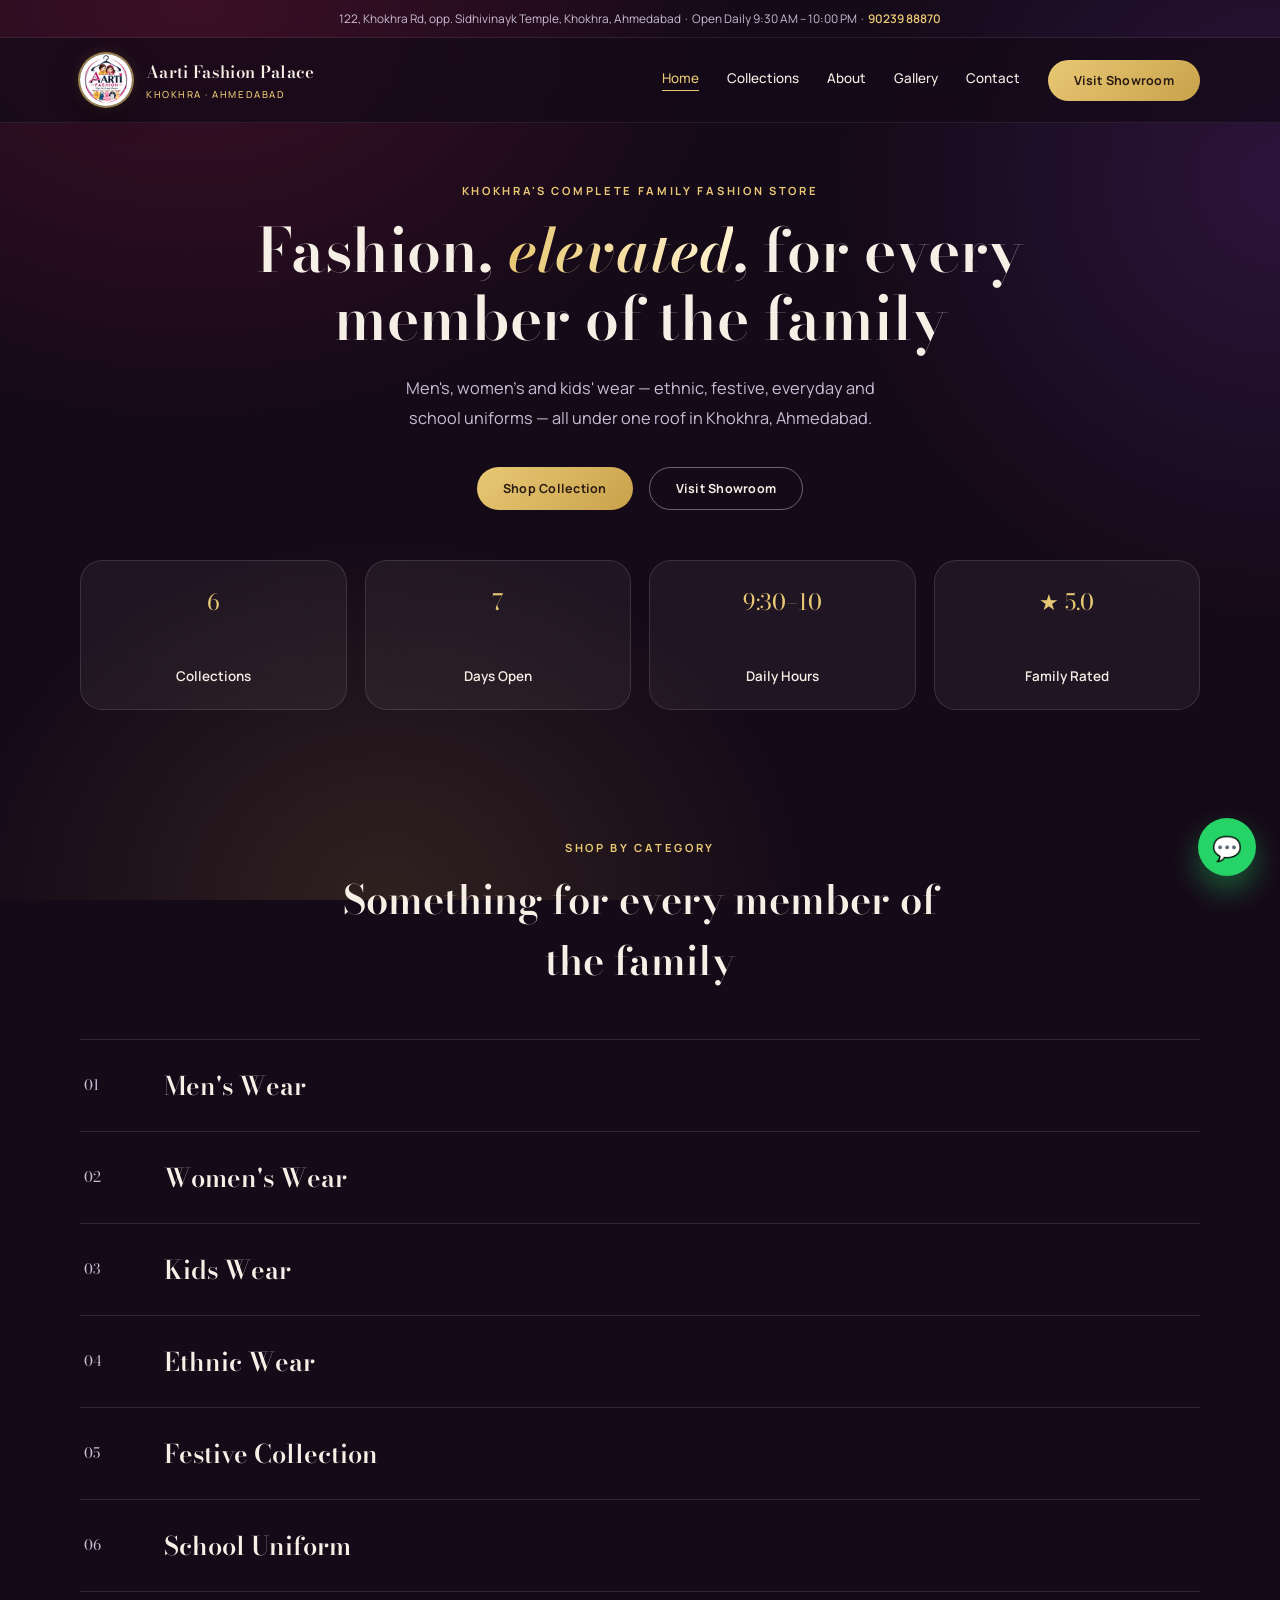
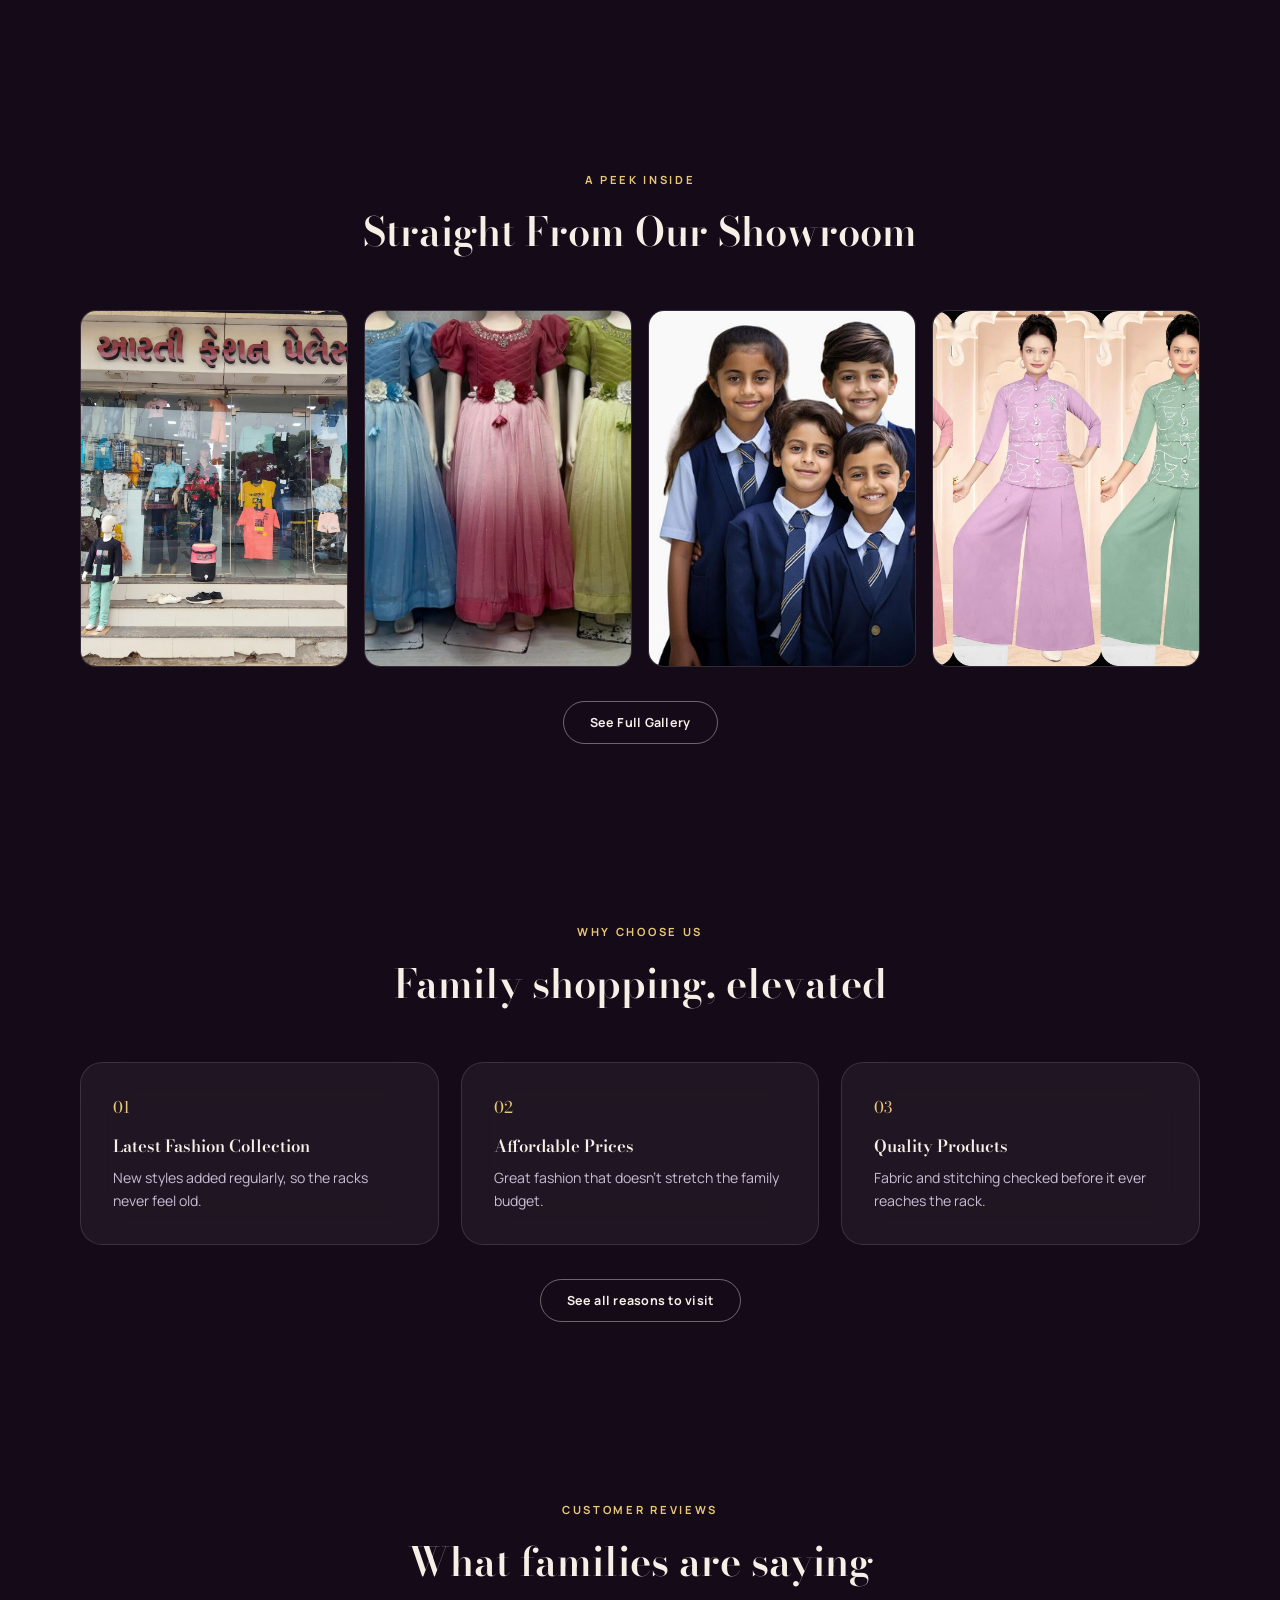
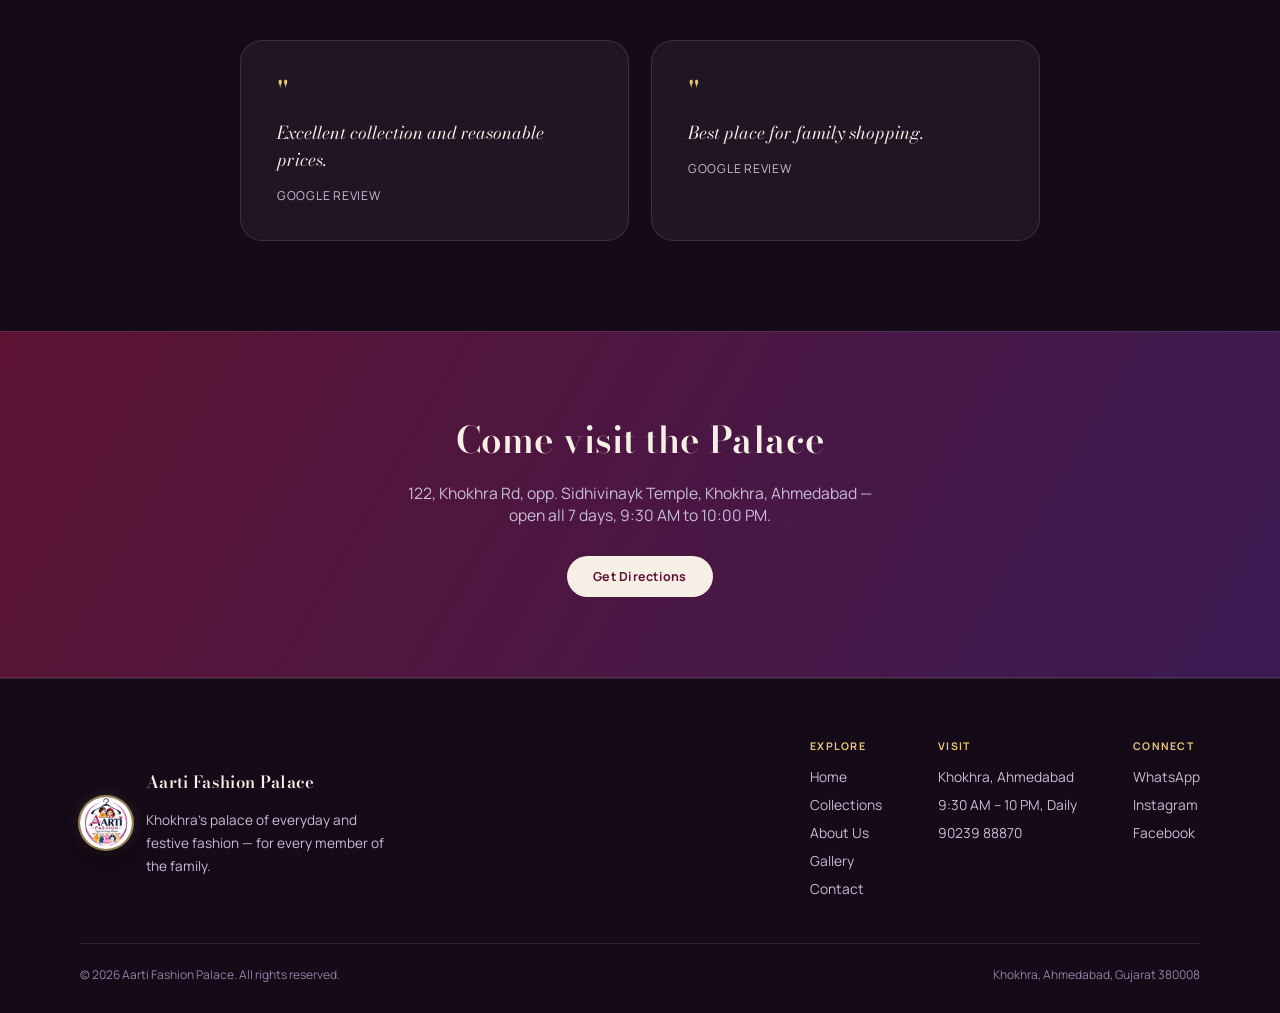
<file: index.html>
<!DOCTYPE html>
<html lang="en">
<head>
<meta charset="UTF-8">
<meta name="viewport" content="width=device-width, initial-scale=1.0">
<title>Aarti Fashion Palace | Khokhra, Ahmedabad</title>
<link rel="preconnect" href="https://fonts.googleapis.com">
<link href="https://fonts.googleapis.com/css2?family=Bodoni+Moda:ital,wght@0,500;0,600;0,700;1,500&family=Manrope:wght@400;500;600;700;800&display=swap" rel="stylesheet">
<link rel="stylesheet" href="styles.css">
</head>
<body>

  <div class="topbar">122, Khokhra Rd, opp. Sidhivinayk Temple, Khokhra, Ahmedabad &nbsp;·&nbsp; Open Daily 9:30 AM – 10:00 PM &nbsp;·&nbsp; <a href="tel:+919023988870">90239 88870</a></div>

  <header class="site">
    <nav class="wrap">
      <div class="brand">
        <div class="logo-badge badge-sm"><img src="[data-uri]" alt="Aarti Fashion Palace logo"></div>
        <div class="brand-name">Aarti Fashion Palace
          <small>Khokhra · Ahmedabad</small>
        </div>
      </div>
      <div class="nav-links" id="navLinks">
        <a href="index.html" class="active">Home</a>
        <a href="collections.html">Collections</a>
        <a href="about.html">About</a>
        <a href="gallery.html">Gallery</a>
        <a href="contact.html">Contact</a>
        <a href="contact.html" class="btn btn-gold">Visit Showroom</a>
      </div>
      <button class="menu-toggle" id="menuToggle" aria-label="Toggle menu"><span></span><span></span><span></span></button>
    </nav>
  </header>

  <section class="hero">
    <div class="wrap">
      <div class="eyebrow">Khokhra's Complete Family Fashion Store</div>
      <h1 style="margin-top:18px;">Fashion, <em>elevated</em>, for every member of the family</h1>
      <p class="lead">Men's, women's and kids' wear — ethnic, festive, everyday and school uniforms — all under one roof in Khokhra, Ahmedabad.</p>
      <div class="hero-ctas">
        <a href="collections.html" class="btn btn-gold">Shop Collection</a>
        <a href="https://maps.app.goo.gl/cMFWDRXC7QQVEE9E9" target="_blank" rel="noopener" class="btn btn-outline">Visit Showroom</a>
      </div>
      <div class="hero-cards reveal">
        <div class="hcard glass"><div class="n">6</div><div class="l">Collections</div></div>
        <div class="hcard glass"><div class="n">7</div><div class="l">Days Open</div></div>
        <div class="hcard glass"><div class="n">9:30–10</div><div class="l">Daily Hours</div></div>
        <div class="hcard glass"><div class="n">★ 5.0</div><div class="l">Family Rated</div></div>
      </div>
    </div>
  </section>

  <section class="categories" id="categories">
    <div class="wrap">
      <div class="section-head reveal">
        <div class="eyebrow">Shop By Category</div>
        <h2>Something for every member of the family</h2>
      </div>
      <div class="cat-list reveal">
        <a href="collections.html#mens" style="display:contents;">
          <div class="cat-row"><div class="cat-num">01</div><div class="cat-name"><h3>Men's Wear</h3></div><div class="cat-arrow">→</div></div>
        </a>
        <a href="collections.html#womens" style="display:contents;">
          <div class="cat-row"><div class="cat-num">02</div><div class="cat-name"><h3>Women's Wear</h3></div><div class="cat-arrow">→</div></div>
        </a>
        <a href="collections.html#kids" style="display:contents;">
          <div class="cat-row"><div class="cat-num">03</div><div class="cat-name"><h3>Kids Wear</h3></div><div class="cat-arrow">→</div></div>
        </a>
        <a href="collections.html#ethnic" style="display:contents;">
          <div class="cat-row"><div class="cat-num">04</div><div class="cat-name"><h3>Ethnic Wear</h3></div><div class="cat-arrow">→</div></div>
        </a>
        <a href="collections.html#festive" style="display:contents;">
          <div class="cat-row"><div class="cat-num">05</div><div class="cat-name"><h3>Festive Collection</h3></div><div class="cat-arrow">→</div></div>
        </a>
        <a href="collections.html#uniform" style="display:contents;">
          <div class="cat-row"><div class="cat-num">06</div><div class="cat-name"><h3>School Uniform</h3></div><div class="cat-arrow">→</div></div>
        </a>
      </div>
    </div>
  </section>

  <section>
    <div class="wrap">
      <div class="section-head reveal">
        <div class="eyebrow">A Peek Inside</div>
        <h2>Straight From Our Showroom</h2>
      </div>
      <div class="photo-grid reveal">
        <div class="photo-tile"><img src="images/gallery/33541.jpg" alt="Aarti Fashion Palace storefront"></div>
        <div class="photo-tile"><img src="images/festive/33469.jpg" alt="Festive collection"></div>
        <div class="photo-tile"><img src="images/school-uniform/33682.jpg" alt="School uniform"></div>
        <div class="photo-tile"><img src="images/ethnic/33656.jpg" alt="Ethnic wear"></div>
      </div>
      <div style="text-align:center; margin-top:34px;">
        <a href="gallery.html" class="btn btn-outline">See Full Gallery</a>
      </div>
    </div>
  </section>

  <section class="why" id="why">
    <div class="wrap">
      <div class="section-head reveal">
        <div class="eyebrow">Why Choose Us</div>
        <h2>Family shopping, elevated</h2>
      </div>
      <div class="why-grid">
        <div class="why-card glass reveal"><div class="num">01</div><h3>Latest Fashion Collection</h3><p>New styles added regularly, so the racks never feel old.</p></div>
        <div class="why-card glass reveal"><div class="num">02</div><h3>Affordable Prices</h3><p>Great fashion that doesn't stretch the family budget.</p></div>
        <div class="why-card glass reveal"><div class="num">03</div><h3>Quality Products</h3><p>Fabric and stitching checked before it ever reaches the rack.</p></div>
      </div>
      <div style="text-align:center; margin-top:34px;">
        <a href="about.html" class="btn btn-outline">See all reasons to visit</a>
      </div>
    </div>
  </section>

  <section class="reviews" id="reviews">
    <div class="wrap">
      <div class="section-head reveal">
        <div class="eyebrow">Customer Reviews</div>
        <h2>What families are saying</h2>
      </div>
      <div class="rev-grid reveal">
        <div class="rev-card glass"><div class="q">"</div><p>Excellent collection and reasonable prices.</p><div class="who">Google Review</div></div>
        <div class="rev-card glass"><div class="q">"</div><p>Best place for family shopping.</p><div class="who">Google Review</div></div>
      </div>
    </div>
  </section>

  <section class="cta-band">
    <div class="wrap">
      <h2>Come visit the Palace</h2>
      <p>122, Khokhra Rd, opp. Sidhivinayk Temple, Khokhra, Ahmedabad — open all 7 days, 9:30 AM to 10:00 PM.</p>
      <a href="https://maps.app.goo.gl/cMFWDRXC7QQVEE9E9" target="_blank" rel="noopener" class="btn btn-white">Get Directions</a>
    </div>
  </section>

  <footer>
    <div class="wrap">
      <div class="foot-top">
        <div class="foot-brand">
          <div class="logo-badge badge-sm"><img src="[data-uri]" alt="Aarti Fashion Palace logo"></div>
          <div>
            <div class="brand-name">Aarti Fashion Palace</div>
            <p>Khokhra's palace of everyday and festive fashion — for every member of the family.</p>
          </div>
        </div>
        <div class="foot-cols">
          <div class="foot-col">
            <div class="t">Explore</div>
            <a href="index.html">Home</a>
            <a href="collections.html">Collections</a>
            <a href="about.html">About Us</a>
            <a href="gallery.html">Gallery</a>
            <a href="contact.html">Contact</a>
          </div>
          <div class="foot-col">
            <div class="t">Visit</div>
            <p>Khokhra, Ahmedabad</p>
            <p>9:30 AM – 10 PM, Daily</p>
            <a href="tel:+919023988870">90239 88870</a>
          </div>
          <div class="foot-col">
            <div class="t">Connect</div>
            <a href="https://wa.me/919023988870" target="_blank" rel="noopener">WhatsApp</a>
            <a href="#">Instagram</a>
            <a href="#">Facebook</a>
          </div>
        </div>
      </div>
      <div class="foot-bottom">
        <span>© 2026 Aarti Fashion Palace. All rights reserved.</span>
        <span>Khokhra, Ahmedabad, Gujarat 380008</span>
      </div>
    </div>
  </footer>

  <a href="https://wa.me/919023988870?text=Hi%2C%20I%27d%20like%20to%20know%20more%20about%20your%20collection" target="_blank" rel="noopener" class="wa-float" aria-label="Chat on WhatsApp">💬</a>

  <script src="script.js"></script>
  <script src="cms-loader.js" defer></script>
</body>
</html>
</file>
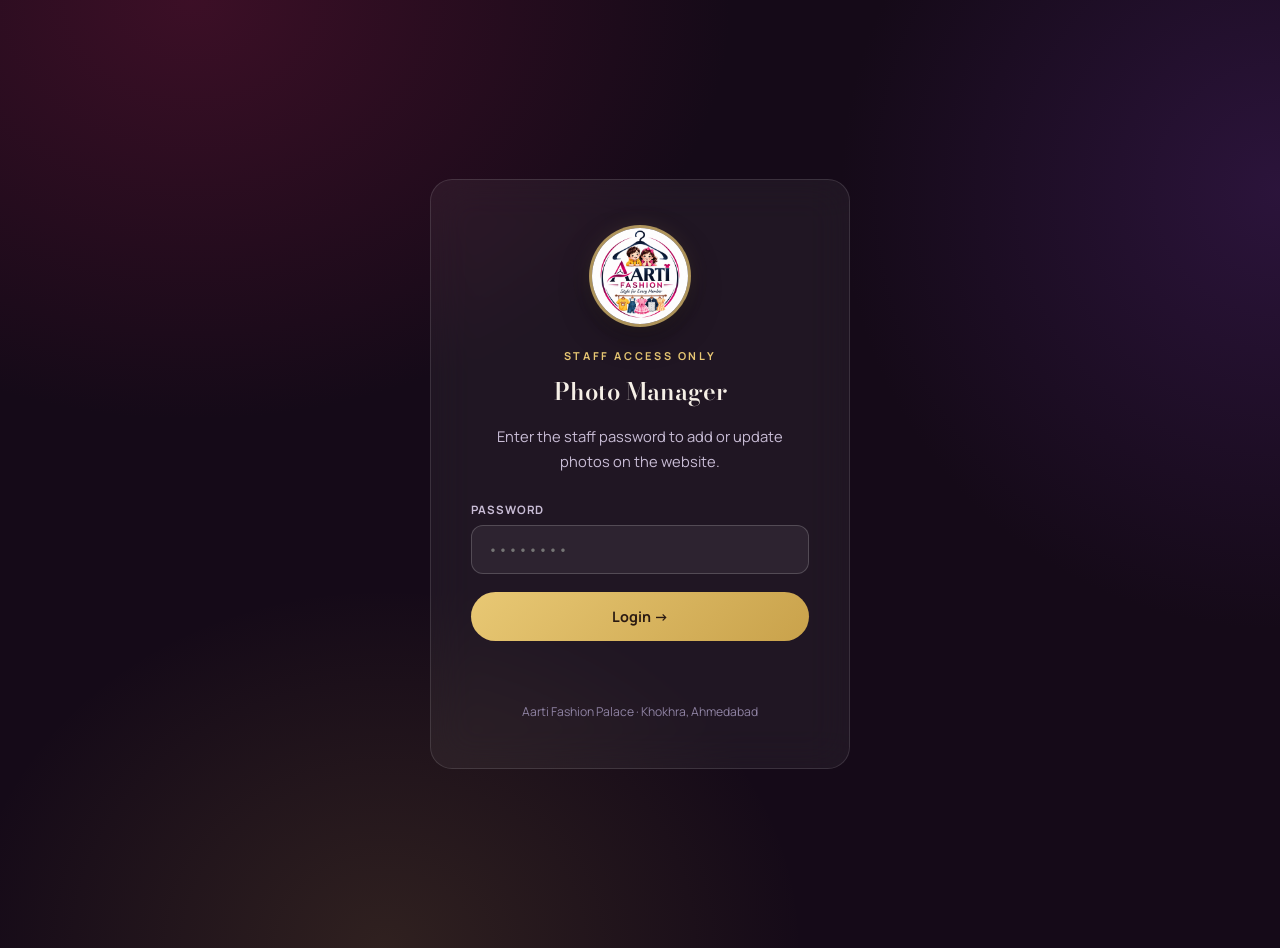
<file: admin/index.html>
<!DOCTYPE html>
<html lang="en">
<head>
  <meta charset="utf-8" />
  <meta name="viewport" content="width=device-width, initial-scale=1.0">
  <title>Staff Login | Aarti Fashion Palace</title>
  <link rel="preconnect" href="https://fonts.googleapis.com">
  <link href="https://fonts.googleapis.com/css2?family=Bodoni+Moda:ital,wght@0,500;0,600;0,700;1,500&family=Manrope:wght@400;500;600;700;800&display=swap" rel="stylesheet">
  <style>
    :root{
      --bg:#150a18; --wine:#5c1332; --plum:#3a1a52; --gold:#e8c874; --gold-dk:#c9a24b;
      --ivory:#f5efe6; --muted:#c9bdd6;
    }
    *{box-sizing:border-box; margin:0; padding:0;}
    html, body{ min-height:100%; }
    body{
      font-family:'Manrope', sans-serif;
      color:var(--ivory);
      background:
        radial-gradient(ellipse 900px 700px at 15% 0%, rgba(92,19,50,.55), transparent 60%),
        radial-gradient(ellipse 800px 800px at 100% 20%, rgba(58,26,82,.6), transparent 55%),
        radial-gradient(ellipse 700px 600px at 30% 100%, rgba(201,162,75,.15), transparent 60%),
        var(--bg);
      min-height:100vh;
      padding:24px;
    }
    h1,h2{ font-family:'Bodoni Moda',serif; font-weight:600; }
    .glass{ background:rgba(255,255,255,.05); backdrop-filter:blur(20px); -webkit-backdrop-filter:blur(20px); border:1px solid rgba(255,255,255,.12); border-radius:22px; }
    .eyebrow{ font-size:.68rem; letter-spacing:.24em; text-transform:uppercase; font-weight:700; color:var(--gold); }

    /* ---- login gate ---- */
    #gate{ min-height:100vh; display:flex; align-items:center; justify-content:center; }
    .card{ width:100%; max-width:420px; padding:48px 40px; text-align:center; }
    .logo-badge{ position:relative; width:96px; height:96px; margin:0 auto 24px; border-radius:50%; }
    .logo-badge::before{ content:""; position:absolute; inset:-10px; border-radius:50%; background:radial-gradient(circle, rgba(232,200,116,.4), transparent 70%); filter:blur(8px); }
    .logo-badge img{ position:relative; width:96px; height:96px; border-radius:50%; object-fit:cover; box-shadow:0 0 0 3px rgba(232,200,116,.7), 0 12px 32px rgba(0,0,0,.4); }
    .card h1{ font-size:1.5rem; margin:10px 0 14px; }
    .card p{ color:var(--muted); font-size:.92rem; line-height:1.7; margin-bottom:28px; }
    .field{ margin-bottom:18px; text-align:left; }
    .field label{ display:block; font-size:.72rem; font-weight:700; letter-spacing:.08em; text-transform:uppercase; color:var(--muted); margin-bottom:8px; }
    .field input{ width:100%; padding:13px 16px; border-radius:12px; border:1px solid rgba(255,255,255,.18); background:rgba(255,255,255,.06); color:var(--ivory); font-family:'Manrope',sans-serif; font-size:.95rem; outline:none; }
    .field input:focus{ border-color:var(--gold); }
    .btn{ display:inline-flex; align-items:center; justify-content:center; gap:8px; width:100%; padding:15px 28px; background:linear-gradient(135deg,var(--gold),var(--gold-dk)); color:#2a1a12; font-weight:700; font-size:.9rem; border:none; border-radius:999px; cursor:pointer; font-family:'Manrope',sans-serif; transition:transform .25s ease, box-shadow .25s ease; }
    .btn:hover{ transform:translateY(-2px); box-shadow:0 14px 28px rgba(232,200,116,.3); }
    .btn:disabled{ opacity:.6; cursor:not-allowed; transform:none; }
    .btn-outline{ background:transparent; border:1px solid rgba(255,255,255,.3); color:var(--ivory); }
    .msg{ margin-top:16px; font-size:.85rem; min-height:20px; }
    .msg.error{ color:#f28b82; }
    .msg.success{ color:#a8e6b0; }
    .foot-note{ margin-top:26px; font-size:.76rem; color:#8f83a3; }

    /* ---- dashboard ---- */
    #dash{ display:none; max-width:1000px; margin:0 auto; }
    .dash-header{ display:flex; align-items:center; justify-content:space-between; gap:20px; padding:22px 28px; margin-bottom:28px; flex-wrap:wrap; }
    .dash-header .brand{ display:flex; align-items:center; gap:14px; }
    .dash-header .brand img{ width:44px; height:44px; border-radius:50%; box-shadow:0 0 0 2px rgba(232,200,116,.6); }
    .dash-header h2{ font-size:1.1rem; }
    .btn-sm{ padding:10px 20px; font-size:.78rem; width:auto; }

    .tabs{ display:flex; gap:10px; flex-wrap:wrap; margin-bottom:28px; }
    .tab{ padding:10px 18px; border-radius:999px; font-size:.82rem; font-weight:600; cursor:pointer; border:1px solid rgba(255,255,255,.15); color:var(--muted); background:rgba(255,255,255,.03); transition:all .2s ease; }
    .tab.active{ background:linear-gradient(135deg,var(--gold),var(--gold-dk)); color:#2a1a12; border-color:transparent; }

    .panel{ padding:28px; margin-bottom:24px; }
    .panel h3{ font-family:'Manrope',sans-serif; font-weight:700; font-size:1rem; margin-bottom:18px; }
    .upload-row{ display:flex; gap:16px; flex-wrap:wrap; align-items:flex-end; }
    .upload-row .field{ margin-bottom:0; flex:1; min-width:200px; }
    .upload-row .btn{ width:auto; }

    .photo-grid{ display:grid; grid-template-columns:repeat(auto-fill, minmax(140px,1fr)); gap:16px; }
    .photo-tile{ position:relative; border-radius:14px; overflow:hidden; aspect-ratio:3/4; background:rgba(255,255,255,.04); border:1px solid rgba(255,255,255,.1); }
    .photo-tile img{ width:100%; height:100%; object-fit:cover; }
    .photo-tile .del-btn{ position:absolute; top:6px; right:6px; width:28px; height:28px; border-radius:50%; background:rgba(0,0,0,.55); color:#fff; border:none; cursor:pointer; font-size:.85rem; display:flex; align-items:center; justify-content:center; }
    .photo-tile .del-btn:hover{ background:#c0392b; }
    .empty-note{ color:var(--muted); font-size:.88rem; text-align:center; padding:20px; }
  </style>
</head>
<body>

  <!-- LOGIN GATE -->
  <div id="gate">
    <div class="card glass">
      <div class="logo-badge"><img src="/images/brand/logo.png" alt="Aarti Fashion Palace"></div>
      <div class="eyebrow">Staff Access Only</div>
      <h1>Photo Manager</h1>
      <p>Enter the staff password to add or update photos on the website.</p>
      <div class="field">
        <label for="pwInput">Password</label>
        <input type="password" id="pwInput" placeholder="••••••••" autocomplete="current-password">
      </div>
      <button class="btn" id="loginBtn">Login →</button>
      <div class="msg" id="loginMsg"></div>
      <div class="foot-note">Aarti Fashion Palace · Khokhra, Ahmedabad</div>
    </div>
  </div>

  <!-- DASHBOARD -->
  <div id="dash">
    <div class="dash-header glass">
      <div class="brand">
        <img src="/images/brand/logo.png" alt="Aarti Fashion Palace">
        <h2>Photo Manager</h2>
      </div>
      <button class="btn btn-outline btn-sm" id="logoutBtn">Log out</button>
    </div>

    <div class="tabs" id="tabs"></div>

    <div class="panel glass">
      <h3>Add a New Photo</h3>
      <div class="upload-row">
        <div class="field">
          <label>Choose Photo</label>
          <input type="file" id="fileInput" accept="image/*">
        </div>
        <div class="field">
          <label>Caption (optional)</label>
          <input type="text" id="captionInput" placeholder="e.g. Festive Frock">
        </div>
        <button class="btn" id="uploadBtn">Upload</button>
      </div>
      <div class="msg" id="uploadMsg"></div>
    </div>

    <div class="panel glass">
      <h3 id="galleryTitle">Current Photos</h3>
      <div class="photo-grid" id="photoGrid"></div>
    </div>
  </div>

  <script>
    const CATEGORIES = [
      { id: 'gallery', label: 'Store Gallery' },
      { id: 'school-uniform', label: 'School Uniform' },
      { id: 'festive', label: 'Festive' },
      { id: 'ethnic', label: 'Ethnic Wear' },
      { id: 'casual', label: 'Kids Wear' },
      { id: 'mens', label: "Men's Wear" },
      { id: 'womens', label: "Women's Wear" },
    ];

    // ⚠️ SET THIS to your real GitHub "username/repo-name" before going live
    const GITHUB_REPO = "NiravJoshi1112/Aarti-Fashion-Palace";

    let staffPassword = '';
    let activeCategory = CATEGORIES[0].id;

    const gate = document.getElementById('gate');
    const dash = document.getElementById('dash');
    const loginMsg = document.getElementById('loginMsg');
    const uploadMsg = document.getElementById('uploadMsg');
    const tabsEl = document.getElementById('tabs');
    const photoGrid = document.getElementById('photoGrid');
    const galleryTitle = document.getElementById('galleryTitle');

    // ---- Build category tabs ----
    CATEGORIES.forEach(cat => {
      const btn = document.createElement('button');
      btn.className = 'tab' + (cat.id === activeCategory ? ' active' : '');
      btn.textContent = cat.label;
      btn.dataset.cat = cat.id;
      btn.addEventListener('click', () => {
        activeCategory = cat.id;
        document.querySelectorAll('.tab').forEach(t => t.classList.remove('active'));
        btn.classList.add('active');
        loadPhotos();
      });
      tabsEl.appendChild(btn);
    });

    // ---- Login ----
    document.getElementById('loginBtn').addEventListener('click', () => {
      const val = document.getElementById('pwInput').value;
      if (!val) { loginMsg.textContent = 'Enter the password.'; loginMsg.className = 'msg error'; return; }
      staffPassword = val;
      gate.style.display = 'none';
      dash.style.display = 'block';
      loadPhotos();
    });
    document.getElementById('pwInput').addEventListener('keydown', e => {
      if (e.key === 'Enter') document.getElementById('loginBtn').click();
    });
    document.getElementById('logoutBtn').addEventListener('click', () => {
      staffPassword = '';
      dash.style.display = 'none';
      gate.style.display = 'flex';
      document.getElementById('pwInput').value = '';
    });

    // ---- Load & render current photos for active category ----
    async function loadPhotos() {
      const cat = CATEGORIES.find(c => c.id === activeCategory);
      galleryTitle.textContent = `Current Photos — ${cat.label}`;
      photoGrid.innerHTML = '<div class="empty-note">Loading…</div>';
      try {
        const res = await fetch(`https://raw.githubusercontent.com/${GITHUB_REPO}/main/content/${activeCategory}.json?t=${Date.now()}`);
        const data = await res.json();
        const photos = data.photos || [];
        if (photos.length === 0) {
          photoGrid.innerHTML = '<div class="empty-note">No photos yet in this category.</div>';
          return;
        }
        photoGrid.innerHTML = '';
        photos.forEach(p => {
          const tile = document.createElement('div');
          tile.className = 'photo-tile';
          tile.innerHTML = `<img src="${resolveImageUrl(p.image)}" alt="${p.caption || ''}"><button class="del-btn" title="Delete">✕</button>`;
          tile.querySelector('.del-btn').addEventListener('click', () => deletePhoto(p.image));
          photoGrid.appendChild(tile);
        });
      } catch (err) {
        photoGrid.innerHTML = '<div class="empty-note">Could not load photos. Check GITHUB_REPO is set correctly in admin/index.html.</div>';
      }
    }

    // ---- Upload ----
    document.getElementById('uploadBtn').addEventListener('click', async () => {
      const fileInput = document.getElementById('fileInput');
      const caption = document.getElementById('captionInput').value;
      const file = fileInput.files[0];
      if (!file) { showMsg(uploadMsg, 'Choose a photo first.', 'error'); return; }

      const btn = document.getElementById('uploadBtn');
      btn.disabled = true;
      showMsg(uploadMsg, 'Uploading…', '');

      try {
        const resizedBase64 = await resizeImage(file, 1400, 0.85);
        const res = await fetch('/.netlify/functions/upload-photo', {
          method: 'POST',
          headers: { 'Content-Type': 'application/json' },
          body: JSON.stringify({
            password: staffPassword,
            category: activeCategory,
            imageBase64: resizedBase64,
            caption,
          }),
        });
        const data = await res.json();
        if (!res.ok) throw new Error(data.error || 'Upload failed');
        showMsg(uploadMsg, 'Photo added! It will appear on the site within a minute.', 'success');
        fileInput.value = '';
        document.getElementById('captionInput').value = '';
        setTimeout(loadPhotos, 1500);
      } catch (err) {
        showMsg(uploadMsg, err.message === 'Incorrect password' ? 'Wrong password — please log out and try again.' : 'Something went wrong: ' + err.message, 'error');
      } finally {
        btn.disabled = false;
      }
    });

    // ---- Delete ----
    async function deletePhoto(imagePath) {
      if (!confirm('Remove this photo from the website?')) return;
      try {
        const res = await fetch('/.netlify/functions/delete-photo', {
          method: 'POST',
          headers: { 'Content-Type': 'application/json' },
          body: JSON.stringify({ password: staffPassword, category: activeCategory, imagePath }),
        });
        const data = await res.json();
        if (!res.ok) throw new Error(data.error || 'Delete failed');
        loadPhotos();
      } catch (err) {
        alert('Could not delete: ' + err.message);
      }
    }

    // ---- Helpers ----
    // Photos are served directly from GitHub (not Netlify) so they show up instantly
    // regardless of whether a Netlify deploy has run. Old entries stored a relative
    // path — this turns those into a full GitHub URL too, so every photo displays
    // the same way without needing to edit old data.
    function resolveImageUrl(path) {
      if (!path) return path;
      if (path.startsWith('http')) return path;
      const rel = path.startsWith('/') ? path.slice(1) : path;
      return `https://raw.githubusercontent.com/${GITHUB_REPO}/main/${rel}`;
    }

    function showMsg(el, text, cls) {
      el.textContent = text;
      el.className = 'msg' + (cls ? ' ' + cls : '');
    }

    function resizeImage(file, maxWidth, quality) {
      return new Promise((resolve, reject) => {
        const img = new Image();
        const reader = new FileReader();
        reader.onload = e => { img.src = e.target.result; };
        reader.onerror = reject;
        img.onload = () => {
          const scale = Math.min(1, maxWidth / img.width);
          const canvas = document.createElement('canvas');
          canvas.width = img.width * scale;
          canvas.height = img.height * scale;
          const ctx = canvas.getContext('2d');
          ctx.drawImage(img, 0, 0, canvas.width, canvas.height);
          resolve(canvas.toDataURL('image/jpeg', quality));
        };
        img.onerror = reject;
        reader.readAsDataURL(file);
      });
    }
  </script>
</body>
</html>
</file>
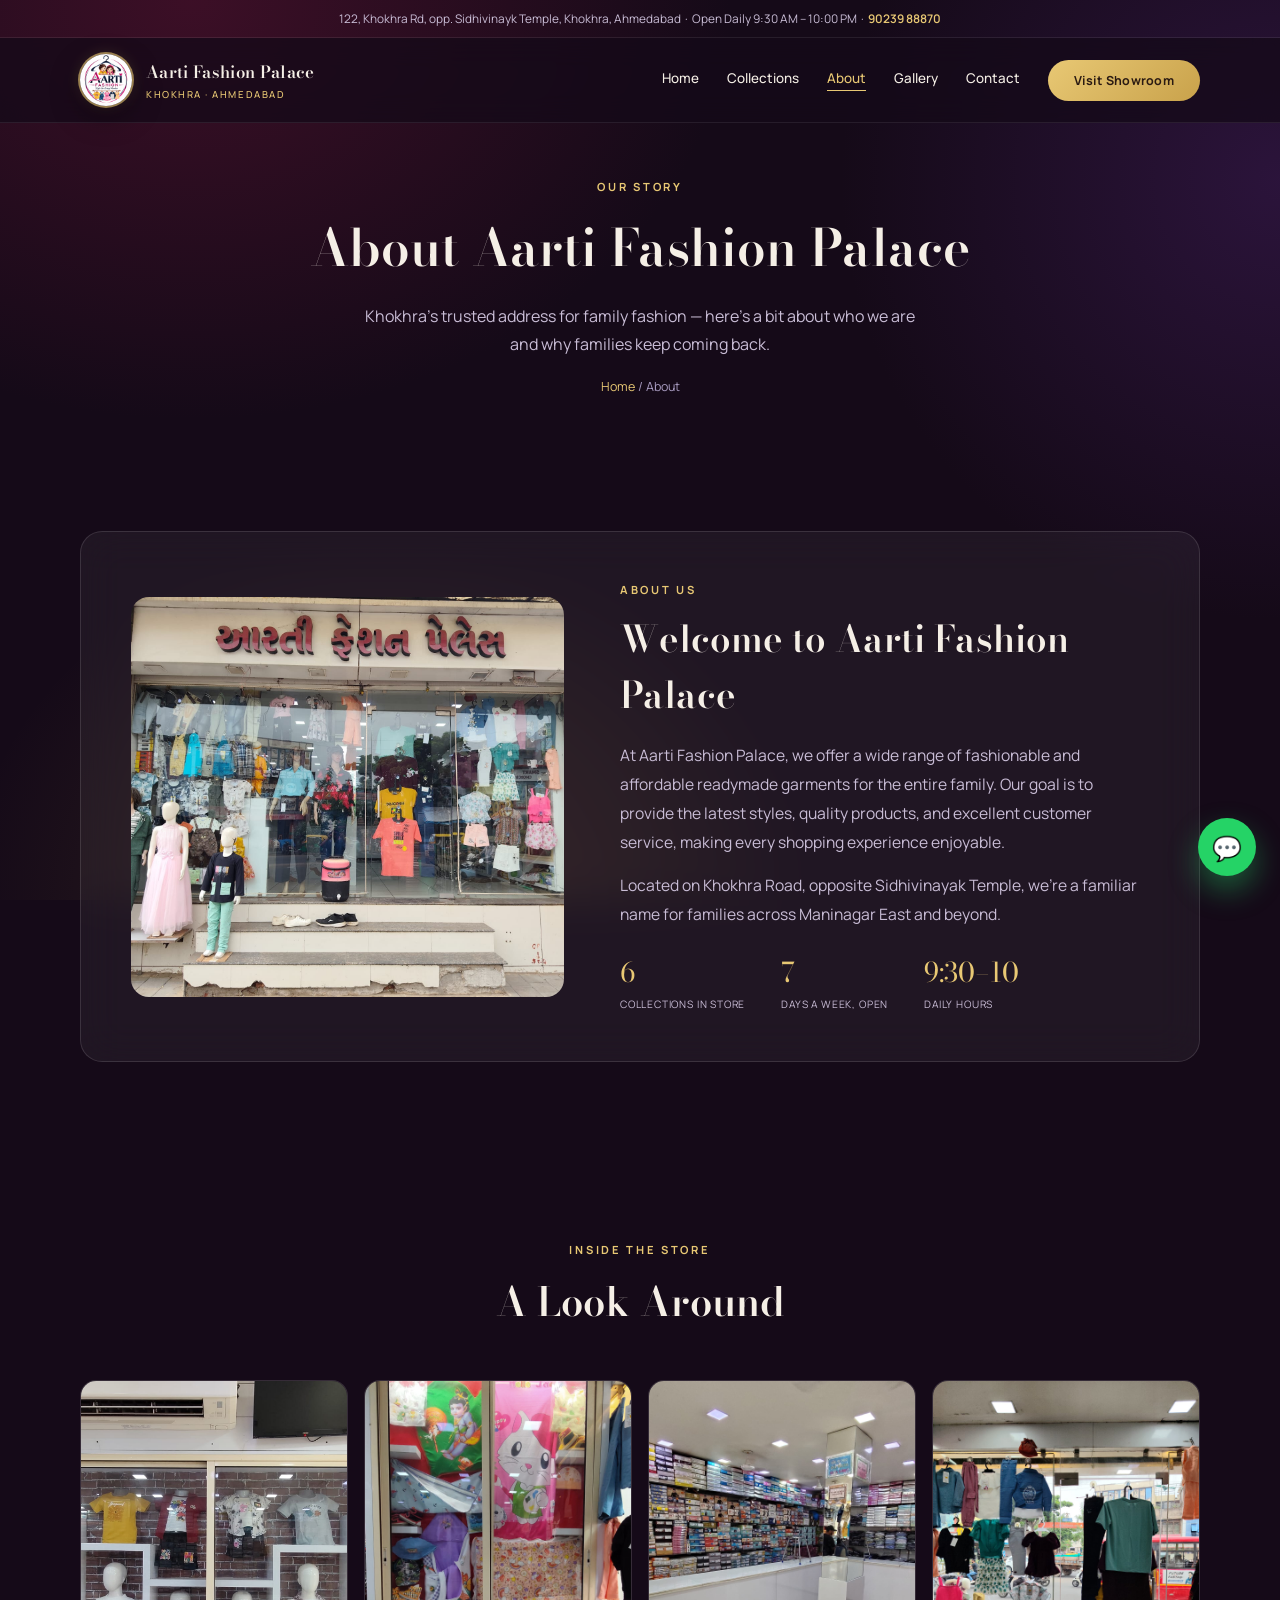
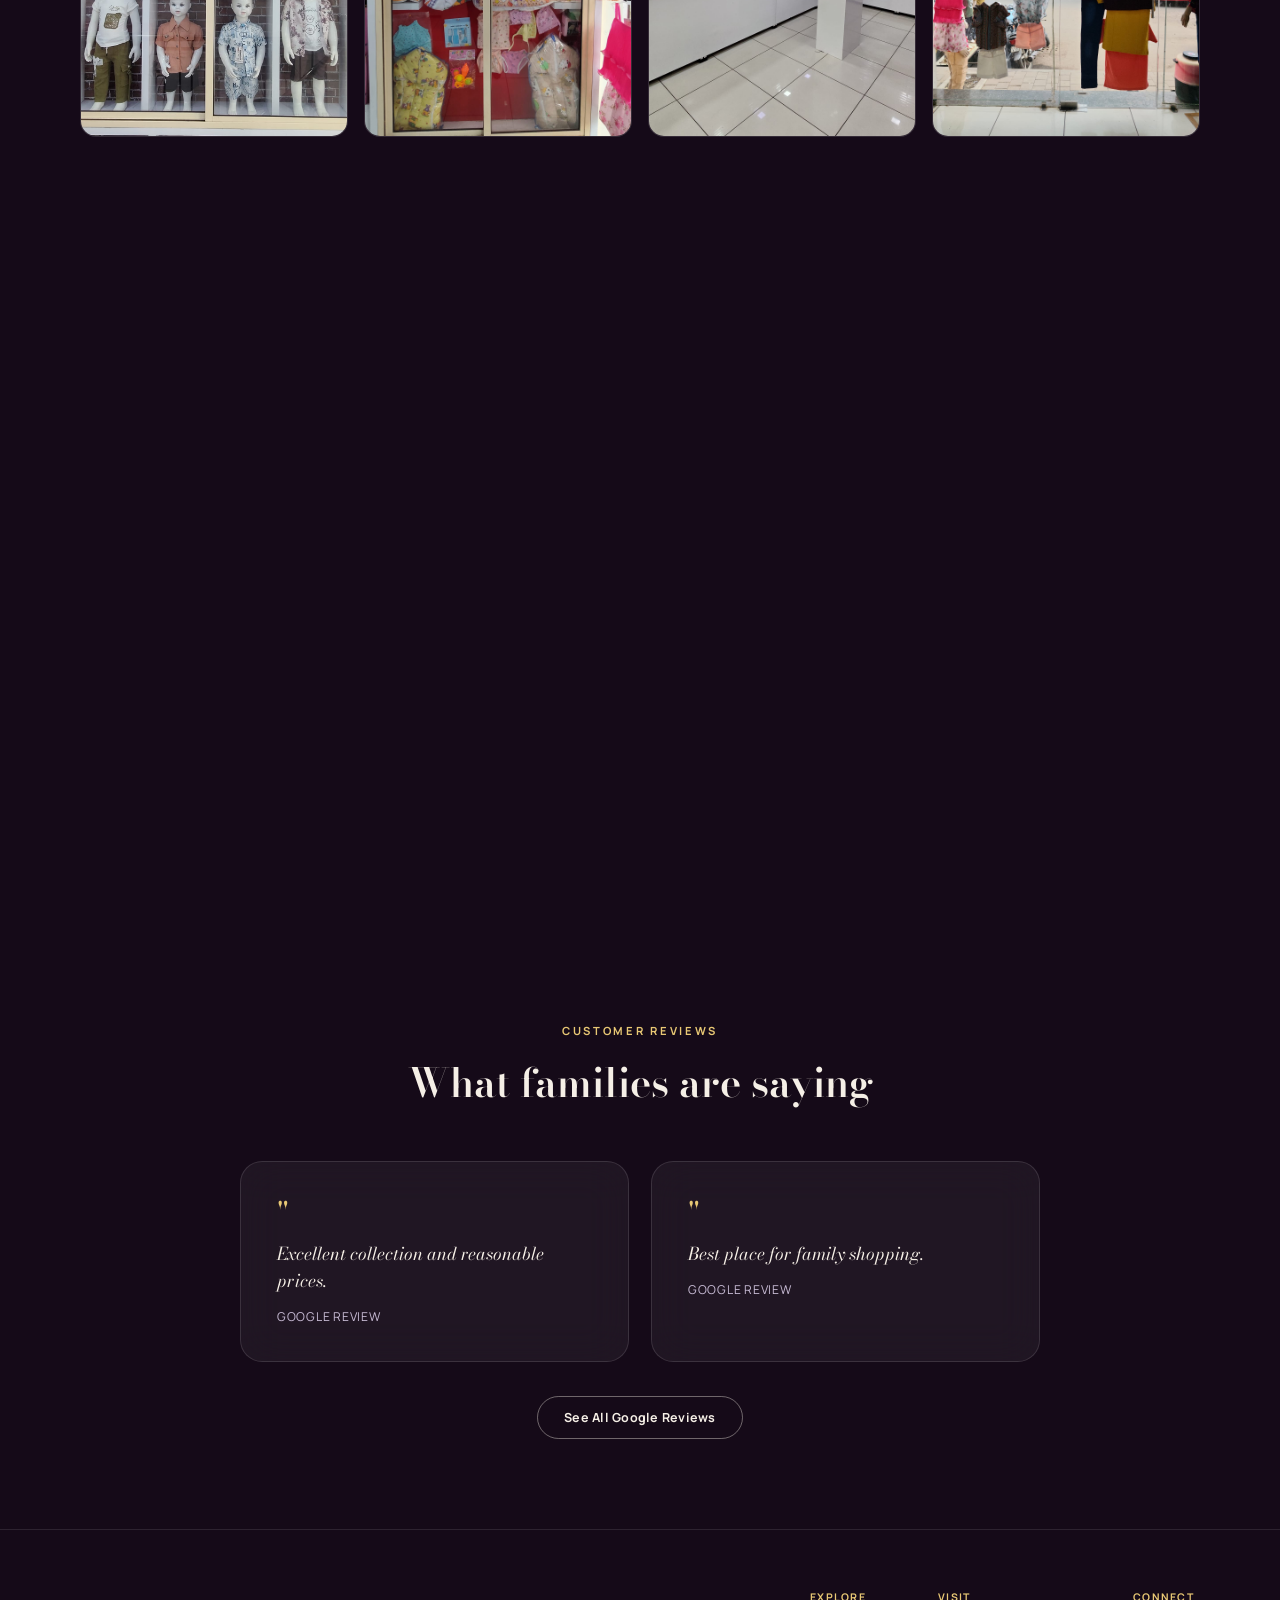
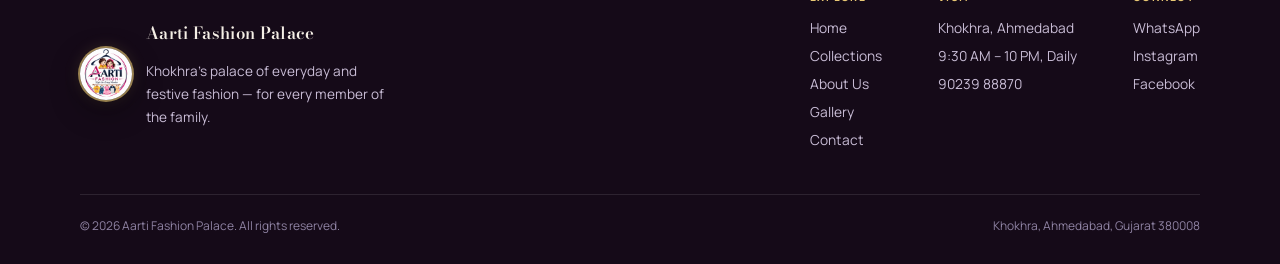
<file: about.html>
<!DOCTYPE html>
<html lang="en">
<head>
<meta charset="UTF-8">
<meta name="viewport" content="width=device-width, initial-scale=1.0">
<title>About Us | Aarti Fashion Palace</title>
<link rel="preconnect" href="https://fonts.googleapis.com">
<link href="https://fonts.googleapis.com/css2?family=Bodoni+Moda:ital,wght@0,500;0,600;0,700;1,500&family=Manrope:wght@400;500;600;700;800&display=swap" rel="stylesheet">
<link rel="stylesheet" href="styles.css">
</head>
<body>

  <div class="topbar">122, Khokhra Rd, opp. Sidhivinayk Temple, Khokhra, Ahmedabad &nbsp;·&nbsp; Open Daily 9:30 AM – 10:00 PM &nbsp;·&nbsp; <a href="tel:+919023988870">90239 88870</a></div>

  <header class="site">
    <nav class="wrap">
      <div class="brand">
        <div class="logo-badge badge-sm"><img src="[data-uri]" alt="Aarti Fashion Palace logo"></div>
        <div class="brand-name">Aarti Fashion Palace
          <small>Khokhra · Ahmedabad</small>
        </div>
      </div>
      <div class="nav-links" id="navLinks">
        <a href="index.html">Home</a>
        <a href="collections.html">Collections</a>
        <a href="about.html" class="active">About</a>
        <a href="gallery.html">Gallery</a>
        <a href="contact.html">Contact</a>
        <a href="contact.html" class="btn btn-gold">Visit Showroom</a>
      </div>
      <button class="menu-toggle" id="menuToggle" aria-label="Toggle menu"><span></span><span></span><span></span></button>
    </nav>
  </header>

  <section class="page-hero">
    <div class="wrap">
      <div class="eyebrow">Our Story</div>
      <h1>About Aarti Fashion Palace</h1>
      <p>Khokhra's trusted address for family fashion — here's a bit about who we are and why families keep coming back.</p>
      <div class="breadcrumb"><a href="index.html">Home</a> / About</div>
    </div>
  </section>

  <section class="about" id="about">
    <div class="wrap">
      <div class="about-wrap glass">
        <div class="about-panel reveal"><img src="images/gallery/33541.jpg" alt="Aarti Fashion Palace storefront"></div>
        <div class="reveal">
          <div class="eyebrow">About Us</div>
          <h2 style="margin-top:14px;">Welcome to Aarti Fashion Palace</h2>
          <p>At Aarti Fashion Palace, we offer a wide range of fashionable and affordable readymade garments for the entire family. Our goal is to provide the latest styles, quality products, and excellent customer service, making every shopping experience enjoyable.</p>
          <p>Located on Khokhra Road, opposite Sidhivinayak Temple, we're a familiar name for families across Maninagar East and beyond.</p>
          <div class="about-stats">
            <div><div class="n">6</div><div class="l">Collections In Store</div></div>
            <div><div class="n">7</div><div class="l">Days A Week, Open</div></div>
            <div><div class="n">9:30–10</div><div class="l">Daily Hours</div></div>
          </div>
        </div>
      </div>
    </div>
  </section>

  <section>
    <div class="wrap">
      <div class="section-head reveal">
        <div class="eyebrow">Inside The Store</div>
        <h2>A Look Around</h2>
      </div>
      <div class="photo-grid reveal" data-cms-category="gallery">
        <div class="photo-tile"><img src="images/gallery/33544.jpg" alt="Store display case"></div>
        <div class="photo-tile"><img src="images/gallery/33550.jpg" alt="Store display"></div>
        <div class="photo-tile"><img src="images/gallery/33553.jpg" alt="Store interior"></div>
        <div class="photo-tile"><img src="images/gallery/33536.jpg" alt="Storefront view"></div>
      </div>
    </div>
  </section>

  <section class="why" id="why">
    <div class="wrap">
      <div class="section-head reveal">
        <div class="eyebrow">Why Choose Us</div>
        <h2>Family shopping, done properly</h2>
      </div>
      <div class="why-grid">
        <div class="why-card glass reveal"><div class="num">01</div><h3>Latest Fashion Collection</h3><p>New styles added regularly, so the racks never feel old.</p></div>
        <div class="why-card glass reveal"><div class="num">02</div><h3>Affordable Prices</h3><p>Great fashion that doesn't stretch the family budget.</p></div>
        <div class="why-card glass reveal"><div class="num">03</div><h3>Quality Products</h3><p>Fabric and stitching checked before it ever reaches the rack.</p></div>
        <div class="why-card glass reveal"><div class="num">04</div><h3>Family Shopping Destination</h3><p>One store where every member of the family finds their fit.</p></div>
        <div class="why-card glass reveal"><div class="num">05</div><h3>Friendly Customer Service</h3><p>Staff who genuinely help you find the right look.</p></div>
        <div class="why-card glass reveal"><div class="num">06</div><h3>New Arrivals Every Week</h3><p>There's always a reason to walk in and look around.</p></div>
      </div>
    </div>
  </section>

  <section class="reviews" id="reviews">
    <div class="wrap">
      <div class="section-head reveal">
        <div class="eyebrow">Customer Reviews</div>
        <h2>What families are saying</h2>
      </div>
      <div class="rev-grid reveal">
        <div class="rev-card glass"><div class="q">"</div><p>Excellent collection and reasonable prices.</p><div class="who">Google Review</div></div>
        <div class="rev-card glass"><div class="q">"</div><p>Best place for family shopping.</p><div class="who">Google Review</div></div>
      </div>
      <div style="text-align:center; margin-top:34px;">
        <a href="https://maps.app.goo.gl/cMFWDRXC7QQVEE9E9" target="_blank" rel="noopener" class="btn btn-outline">See All Google Reviews</a>
      </div>
    </div>
  </section>

  <footer>
    <div class="wrap">
      <div class="foot-top">
        <div class="foot-brand">
          <div class="logo-badge badge-sm"><img src="[data-uri]" alt="Aarti Fashion Palace logo"></div>
          <div>
            <div class="brand-name">Aarti Fashion Palace</div>
            <p>Khokhra's palace of everyday and festive fashion — for every member of the family.</p>
          </div>
        </div>
        <div class="foot-cols">
          <div class="foot-col">
            <div class="t">Explore</div>
            <a href="index.html">Home</a>
            <a href="collections.html">Collections</a>
            <a href="about.html">About Us</a>
            <a href="gallery.html">Gallery</a>
            <a href="contact.html">Contact</a>
          </div>
          <div class="foot-col">
            <div class="t">Visit</div>
            <p>Khokhra, Ahmedabad</p>
            <p>9:30 AM – 10 PM, Daily</p>
            <a href="tel:+919023988870">90239 88870</a>
          </div>
          <div class="foot-col">
            <div class="t">Connect</div>
            <a href="https://wa.me/919023988870" target="_blank" rel="noopener">WhatsApp</a>
            <a href="#">Instagram</a>
            <a href="#">Facebook</a>
          </div>
        </div>
      </div>
      <div class="foot-bottom">
        <span>© 2026 Aarti Fashion Palace. All rights reserved.</span>
        <span>Khokhra, Ahmedabad, Gujarat 380008</span>
      </div>
    </div>
  </footer>

  <a href="https://wa.me/919023988870?text=Hi%2C%20I%27d%20like%20to%20know%20more%20about%20your%20collection" target="_blank" rel="noopener" class="wa-float" aria-label="Chat on WhatsApp">💬</a>

  <script src="script.js"></script>
  <script src="cms-loader.js" defer></script>
</body>
</html>
</file>
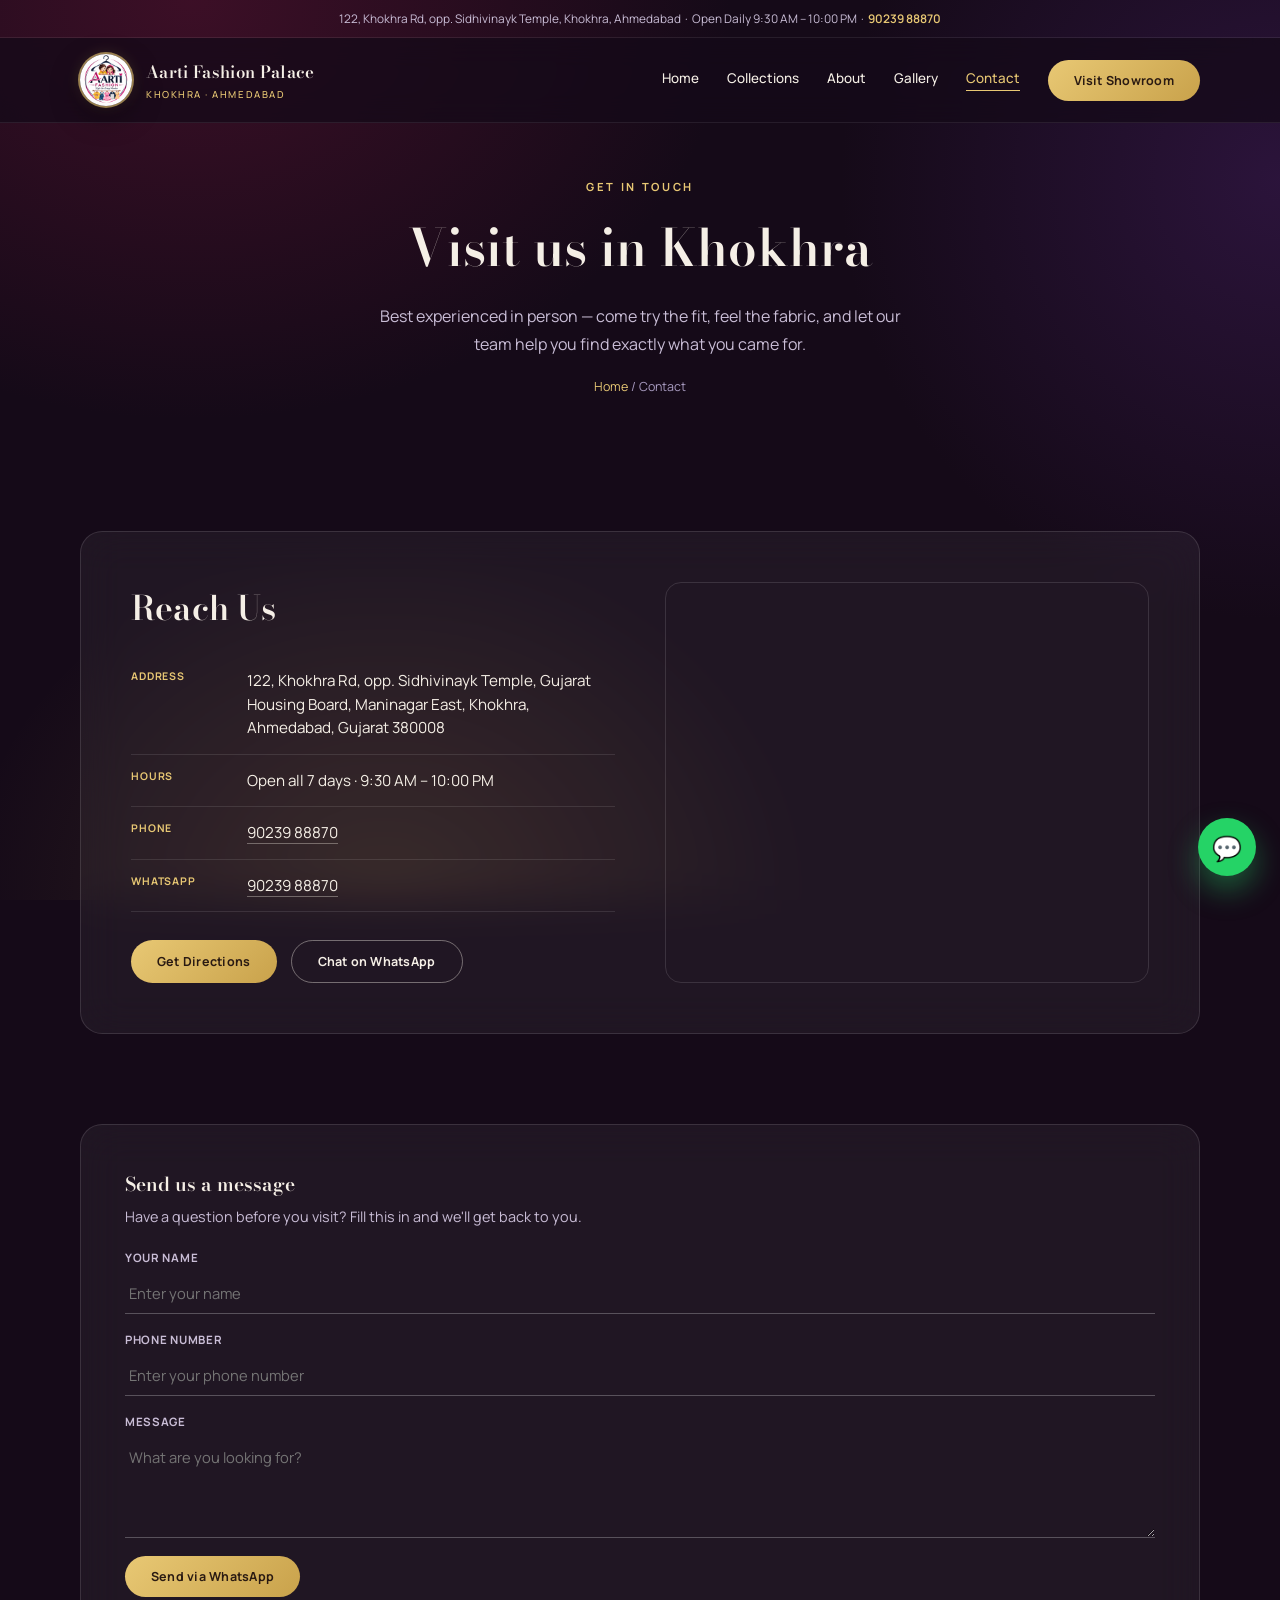
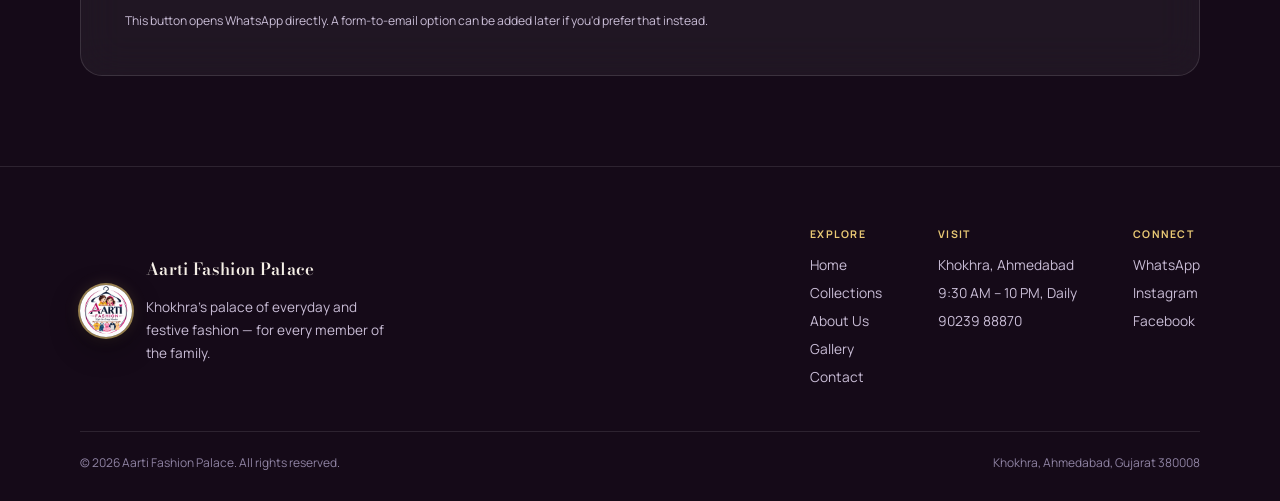
<file: contact.html>
<!DOCTYPE html>
<html lang="en">
<head>
<meta charset="UTF-8">
<meta name="viewport" content="width=device-width, initial-scale=1.0">
<title>Contact Us | Aarti Fashion Palace</title>
<link rel="preconnect" href="https://fonts.googleapis.com">
<link href="https://fonts.googleapis.com/css2?family=Bodoni+Moda:ital,wght@0,500;0,600;0,700;1,500&family=Manrope:wght@400;500;600;700;800&display=swap" rel="stylesheet">
<link rel="stylesheet" href="styles.css">
</head>
<body>

  <div class="topbar">122, Khokhra Rd, opp. Sidhivinayk Temple, Khokhra, Ahmedabad &nbsp;·&nbsp; Open Daily 9:30 AM – 10:00 PM &nbsp;·&nbsp; <a href="tel:+919023988870">90239 88870</a></div>

  <header class="site">
    <nav class="wrap">
      <div class="brand">
        <div class="logo-badge badge-sm"><img src="[data-uri]" alt="Aarti Fashion Palace logo"></div>
        <div class="brand-name">Aarti Fashion Palace
          <small>Khokhra · Ahmedabad</small>
        </div>
      </div>
      <div class="nav-links" id="navLinks">
        <a href="index.html">Home</a>
        <a href="collections.html">Collections</a>
        <a href="about.html">About</a>
        <a href="gallery.html">Gallery</a>
        <a href="contact.html" class="active">Contact</a>
        <a href="contact.html" class="btn btn-gold">Visit Showroom</a>
      </div>
      <button class="menu-toggle" id="menuToggle" aria-label="Toggle menu"><span></span><span></span><span></span></button>
    </nav>
  </header>

  <section class="page-hero">
    <div class="wrap">
      <div class="eyebrow">Get In Touch</div>
      <h1>Visit us in Khokhra</h1>
      <p>Best experienced in person — come try the fit, feel the fabric, and let our team help you find exactly what you came for.</p>
      <div class="breadcrumb"><a href="index.html">Home</a> / Contact</div>
    </div>
  </section>

  <section class="contact" id="contact">
    <div class="wrap">
      <div class="contact-wrap glass">
        <div class="reveal">
          <h2 style="font-size:clamp(1.6rem,2.8vw,2.1rem); margin-bottom:22px;">Reach Us</h2>
          <div class="c-row"><div class="t">Address</div><div class="d">122, Khokhra Rd, opp. Sidhivinayk Temple, Gujarat Housing Board, Maninagar East, Khokhra, Ahmedabad, Gujarat 380008</div></div>
          <div class="c-row"><div class="t">Hours</div><div class="d">Open all 7 days · 9:30 AM – 10:00 PM</div></div>
          <div class="c-row"><div class="t">Phone</div><div class="d"><a href="tel:+919023988870">90239 88870</a></div></div>
          <div class="c-row"><div class="t">WhatsApp</div><div class="d"><a href="https://wa.me/919023988870" target="_blank" rel="noopener">90239 88870</a></div></div>
          <div style="display:flex; gap:14px; margin-top:28px; flex-wrap:wrap;">
            <a href="https://maps.app.goo.gl/cMFWDRXC7QQVEE9E9" target="_blank" rel="noopener" class="btn btn-gold">Get Directions</a>
            <a href="https://wa.me/919023988870?text=Hi%2C%20I%27d%20like%20to%20know%20more%20about%20your%20collection" target="_blank" rel="noopener" class="btn btn-outline">Chat on WhatsApp</a>
          </div>
        </div>
        <div class="map-embed reveal">
          <iframe src="https://www.google.com/maps?q=122%2C+Khokhra+Rd%2C+opp.+Sidhivinayk+Temple%2C+Gujarat+Housing+Board%2C+Maninagar+East%2C+Khokhra%2C+Ahmedabad%2C+Gujarat+380008&output=embed" loading="lazy" referrerpolicy="no-referrer-when-downgrade" title="Aarti Fashion Palace location"></iframe>
        </div>
      </div>
    </div>
  </section>

  <section style="padding-top:0;">
    <div class="wrap">
      <div class="form-card glass reveal">
        <h3>Send us a message</h3>
        <p>Have a question before you visit? Fill this in and we'll get back to you.</p>
        <form>
          <div class="form-row">
            <label for="name">Your Name</label>
            <input id="name" type="text" placeholder="Enter your name">
          </div>
          <div class="form-row">
            <label for="phone">Phone Number</label>
            <input id="phone" type="tel" placeholder="Enter your phone number">
          </div>
          <div class="form-row">
            <label for="message">Message</label>
            <textarea id="message" rows="4" placeholder="What are you looking for?"></textarea>
          </div>
          <a href="https://wa.me/919023988870" target="_blank" rel="noopener" class="btn btn-gold">Send via WhatsApp</a>
          <p class="form-note">This button opens WhatsApp directly. A form-to-email option can be added later if you'd prefer that instead.</p>
        </form>
      </div>
    </div>
  </section>

  <footer>
    <div class="wrap">
      <div class="foot-top">
        <div class="foot-brand">
          <div class="logo-badge badge-sm"><img src="[data-uri]" alt="Aarti Fashion Palace logo"></div>
          <div>
            <div class="brand-name">Aarti Fashion Palace</div>
            <p>Khokhra's palace of everyday and festive fashion — for every member of the family.</p>
          </div>
        </div>
        <div class="foot-cols">
          <div class="foot-col">
            <div class="t">Explore</div>
            <a href="index.html">Home</a>
            <a href="collections.html">Collections</a>
            <a href="about.html">About Us</a>
            <a href="gallery.html">Gallery</a>
            <a href="contact.html">Contact</a>
          </div>
          <div class="foot-col">
            <div class="t">Visit</div>
            <p>Khokhra, Ahmedabad</p>
            <p>9:30 AM – 10 PM, Daily</p>
            <a href="tel:+919023988870">90239 88870</a>
          </div>
          <div class="foot-col">
            <div class="t">Connect</div>
            <a href="https://wa.me/919023988870" target="_blank" rel="noopener">WhatsApp</a>
            <a href="#">Instagram</a>
            <a href="#">Facebook</a>
          </div>
        </div>
      </div>
      <div class="foot-bottom">
        <span>© 2026 Aarti Fashion Palace. All rights reserved.</span>
        <span>Khokhra, Ahmedabad, Gujarat 380008</span>
      </div>
    </div>
  </footer>

  <a href="https://wa.me/919023988870?text=Hi%2C%20I%27d%20like%20to%20know%20more%20about%20your%20collection" target="_blank" rel="noopener" class="wa-float" aria-label="Chat on WhatsApp">💬</a>

  <script src="script.js"></script>
  <script src="cms-loader.js" defer></script>
</body>
</html>
</file>
<file: styles.css>
:root{
  --bg:#150a18; --wine:#5c1332; --plum:#3a1a52; --gold:#e8c874; --gold-dk:#c9a24b;
  --ivory:#f5efe6; --muted:#c9bdd6; --ink:#1c1220;
}
*{box-sizing:border-box; margin:0; padding:0;}
html{scroll-behavior:smooth;}
body{
  font-family:'Manrope', sans-serif;
  color:var(--ivory);
  background:
    radial-gradient(ellipse 900px 700px at 15% 0%, rgba(92,19,50,.55), transparent 60%),
    radial-gradient(ellipse 800px 800px at 100% 20%, rgba(58,26,82,.6), transparent 55%),
    radial-gradient(ellipse 700px 600px at 30% 100%, rgba(201,162,75,.15), transparent 60%),
    var(--bg);
  background-attachment:fixed;
  overflow-x:hidden;
}
h1,h2,h3{ font-family:'Bodoni Moda', serif; font-weight:600; }
a{ text-decoration:none; color:inherit; }
img{ max-width:100%; display:block; }
.wrap{ max-width:1200px; margin:0 auto; padding:0 40px; }
.eyebrow{ font-size:.7rem; letter-spacing:.24em; text-transform:uppercase; font-weight:700; color:var(--gold); }

.glass{ background:rgba(255,255,255,.05); backdrop-filter:blur(20px); -webkit-backdrop-filter:blur(20px); border:1px solid rgba(255,255,255,.12); border-radius:22px; }

/* logo badge */
.logo-badge{ position:relative; border-radius:50%; display:flex; align-items:center; justify-content:center; flex:none; }
.logo-badge::before{ content:""; position:absolute; inset:-8px; border-radius:50%; background:radial-gradient(circle, rgba(232,200,116,.35), transparent 70%); filter:blur(6px); z-index:0; }
.logo-badge img{ position:relative; z-index:1; border-radius:50%; display:block; box-shadow:0 0 0 2px rgba(232,200,116,.6), 0 10px 30px rgba(0,0,0,.4); }
.badge-sm img{ width:52px; height:52px; }
.badge-lg img{ width:120px; height:120px; }

/* topbar + nav */
.topbar{ text-align:center; font-size:.74rem; padding:10px 20px; color:var(--muted); border-bottom:1px solid rgba(255,255,255,.08); }
.topbar a{ color:var(--gold); font-weight:600; }
header.site{ position:sticky; top:0; z-index:50; background:rgba(21,10,24,.75); backdrop-filter:blur(14px); -webkit-backdrop-filter:blur(14px); border-bottom:1px solid rgba(255,255,255,.08); }
nav.wrap{ display:flex; justify-content:space-between; align-items:center; padding:16px 40px; }
.brand{ display:flex; align-items:center; gap:14px; }
.brand-name{ font-family:'Bodoni Moda',serif; font-weight:600; font-size:1.05rem; letter-spacing:.02em; }
.brand-name small{ display:block; font-family:'Manrope',sans-serif; font-weight:500; font-size:.6rem; letter-spacing:.16em; color:var(--gold); margin-top:3px; text-transform:uppercase; }
.nav-links{ display:flex; gap:28px; align-items:center; font-size:.84rem; font-weight:500; }
.nav-links a:not(.btn){ position:relative; padding-bottom:4px; }
.nav-links a:not(.btn)::after{ content:""; position:absolute; left:0; bottom:0; width:0; height:1px; background:var(--gold); transition:width .3s ease; }
.nav-links a:not(.btn):hover::after, .nav-links a.active::after{ width:100%; }
.nav-links a.active{ color:var(--gold); }

.btn{ display:inline-flex; align-items:center; gap:8px; padding:12px 26px; font-size:.78rem; font-weight:700; letter-spacing:.02em; border-radius:999px; transition:transform .25s ease, box-shadow .25s ease, background .25s ease; white-space:nowrap; }
.btn-gold{ background:linear-gradient(135deg,var(--gold),var(--gold-dk)); color:#2a1a12; }
.btn-gold:hover{ transform:translateY(-2px); box-shadow:0 14px 28px rgba(232,200,116,.3); }
.btn-outline{ border:1px solid rgba(245,239,230,.4); color:var(--ivory); }
.btn-outline:hover{ background:rgba(245,239,230,.1); transform:translateY(-2px); }
.btn-white{ background:var(--ivory); color:var(--wine); }
.btn-white:hover{ transform:translateY(-2px); box-shadow:0 14px 28px rgba(0,0,0,.2); }

.menu-toggle{ display:none; background:none; border:none; cursor:pointer; }
.menu-toggle span{ display:block; width:22px; height:1.5px; background:var(--ivory); margin:5px 0; }

/* page hero (inner pages) */
.page-hero{ padding:56px 0 46px; text-align:center; }
.page-hero .eyebrow{ margin-bottom:14px; }
.page-hero h1{ font-size:clamp(2rem,4.2vw,3.2rem); max-width:20ch; margin:0 auto; }
.page-hero p{ margin-top:16px; color:var(--muted); max-width:56ch; margin-left:auto; margin-right:auto; font-size:1rem; line-height:1.75; }
.breadcrumb{ margin-top:20px; font-size:.78rem; color:#a89bc0; }
.breadcrumb a{ color:var(--gold); }

/* hero (home) */
.hero{ padding:60px 0 40px; text-align:center; }
.hero h1{ font-size:clamp(2.1rem,4.8vw,3.8rem); line-height:1.12; max-width:20ch; margin:0 auto; }
.hero h1 em{ font-style:italic; background:linear-gradient(90deg,var(--gold),#fff2cf); -webkit-background-clip:text; background-clip:text; color:transparent; }
.hero p.lead{ max-width:48ch; margin:22px auto 34px; color:var(--muted); font-size:1.02rem; line-height:1.8; }
.hero-ctas{ display:flex; gap:16px; justify-content:center; flex-wrap:wrap; margin-bottom:50px; }
.hero-cards{ display:grid; grid-template-columns:repeat(4,1fr); gap:18px; }
.hcard{ padding:24px; min-height:150px; display:flex; flex-direction:column; justify-content:space-between; }
.hcard .n{ font-family:'Bodoni Moda',serif; font-size:1.4rem; color:var(--gold); }
.hcard .l{ font-size:.84rem; font-weight:600; }

/* sections */
section{ padding:90px 0; }
.section-head{ text-align:center; max-width:620px; margin:0 auto 48px; }
.section-head h2{ font-size:clamp(1.8rem,3.4vw,2.5rem); margin-top:14px; }
.section-head p{ margin-top:16px; color:var(--muted); line-height:1.8; font-size:.98rem; }

/* categories index list */
.cat-list{ border-top:1px solid rgba(255,255,255,.12); }
.cat-row{ display:grid; grid-template-columns:56px 1fr auto; align-items:center; gap:24px; padding:26px 4px; border-bottom:1px solid rgba(255,255,255,.12); transition:background .3s ease; }
.cat-row:hover{ background:rgba(232,200,116,.05); }
.cat-num{ font-family:'Bodoni Moda',serif; font-size:.9rem; color:var(--muted); }
.cat-name h3{ font-size:clamp(1.2rem,2.4vw,1.6rem); }
.cat-arrow{ font-size:1.2rem; color:var(--gold); opacity:0; transform:translateX(-8px); transition:all .3s ease; }
.cat-row:hover .cat-arrow{ opacity:1; transform:translateX(0); }

/* photo grid used across pages */
.photo-grid{ display:grid; grid-template-columns:repeat(4,1fr); gap:16px; }
.photo-grid.cols-3{ grid-template-columns:repeat(3,1fr); }
.photo-grid.cols-6{ grid-template-columns:repeat(6,1fr); }
.photo-tile{ position:relative; overflow:hidden; border-radius:16px; aspect-ratio:3/4; background:rgba(255,255,255,.04); border:1px solid rgba(255,255,255,.1); }
.photo-tile img{ width:100%; height:100%; object-fit:cover; transition:transform .4s ease; }
.photo-tile:hover img{ transform:scale(1.05); }
.photo-tile.wide{ aspect-ratio:4/3; }

/* collections detail rows */
.collection-detail{ padding:50px 0; border-bottom:1px solid rgba(255,255,255,.12); }
.collection-detail:first-of-type{ border-top:1px solid rgba(255,255,255,.12); }
.cd-head{ display:flex; justify-content:space-between; align-items:flex-end; margin-bottom:26px; flex-wrap:wrap; gap:12px; }
.cd-head h3{ font-size:clamp(1.4rem,2.6vw,2rem); }
.cd-head p{ color:var(--muted); font-size:.92rem; max-width:52ch; margin-top:8px; }
.cd-tag{ font-size:.68rem; letter-spacing:.14em; text-transform:uppercase; font-weight:700; color:var(--gold); }
.cd-empty{ padding:40px; text-align:center; color:var(--muted); font-size:.92rem; border:1px dashed rgba(255,255,255,.2); border-radius:16px; }

/* about */
.about-wrap{ padding:50px; display:grid; grid-template-columns:0.9fr 1.1fr; gap:56px; align-items:center; }
.about-panel{ border-radius:18px; overflow:hidden; height:400px; }
.about-panel img{ width:100%; height:100%; object-fit:cover; }
.about-wrap h2{ font-size:clamp(1.7rem,3vw,2.3rem); margin-bottom:18px; }
.about-wrap p{ color:var(--muted); line-height:1.85; font-size:.98rem; margin-bottom:14px; }
.about-stats{ display:flex; gap:36px; margin-top:22px; flex-wrap:wrap; }
.about-stats .n{ font-family:'Bodoni Moda',serif; font-size:1.7rem; color:var(--gold); }
.about-stats .l{ font-size:.64rem; letter-spacing:.08em; text-transform:uppercase; color:var(--muted); margin-top:4px; }

/* why us */
.why-grid{ display:grid; grid-template-columns:repeat(3,1fr); gap:22px; }
.why-card{ padding:32px; }
.why-card .num{ font-family:'Bodoni Moda',serif; color:var(--gold); font-size:1rem; margin-bottom:14px; }
.why-card h3{ font-size:1.05rem; margin-bottom:8px; }
.why-card p{ font-size:.88rem; color:var(--muted); line-height:1.6; }

/* reviews */
.rev-grid{ display:grid; grid-template-columns:repeat(2,1fr); gap:22px; max-width:800px; margin:0 auto; }
.rev-card{ padding:36px; }
.rev-card .q{ font-family:'Bodoni Moda',serif; font-size:2rem; color:var(--gold); line-height:1; margin-bottom:10px; }
.rev-card p{ font-family:'Bodoni Moda',serif; font-style:italic; font-size:1.1rem; }
.rev-card .who{ margin-top:14px; font-size:.76rem; color:var(--muted); text-transform:uppercase; letter-spacing:.06em; }

/* contact */
.contact-wrap{ padding:50px; display:grid; grid-template-columns:1fr 1fr; gap:50px; }
.c-row{ display:flex; gap:16px; padding:14px 0; border-bottom:1px solid rgba(255,255,255,.1); }
.c-row .t{ width:100px; flex:none; font-size:.66rem; letter-spacing:.08em; text-transform:uppercase; color:var(--gold); font-weight:700; }
.c-row .d{ font-size:.95rem; line-height:1.55; }
.c-row .d a{ color:var(--ivory); border-bottom:1px solid rgba(245,239,230,.35); }
.c-row .d a:hover{ color:var(--gold); border-color:var(--gold); }
.map-embed{ border-radius:16px; overflow:hidden; min-height:320px; border:1px solid rgba(255,255,255,.12); }
.map-embed iframe{ width:100%; height:100%; min-height:320px; border:0; filter:grayscale(.15) contrast(1.05); }

/* form */
.form-card{ padding:44px; }
.form-card h3{ font-size:1.2rem; margin-bottom:8px; }
.form-card > p{ color:var(--muted); font-size:.9rem; margin-bottom:24px; }
.form-row{ display:flex; flex-direction:column; gap:8px; margin-bottom:18px; }
.form-row label{ font-size:.72rem; font-weight:700; letter-spacing:.06em; text-transform:uppercase; color:var(--muted); }
.form-row input, .form-row textarea{ border:none; border-bottom:1px solid rgba(255,255,255,.25); padding:10px 4px; background:transparent; font-family:'Manrope',sans-serif; font-size:.92rem; color:var(--ivory); outline:none; transition:border-color .25s ease; }
.form-row input:focus, .form-row textarea:focus{ border-color:var(--gold); }
.form-note{ font-size:.76rem; color:var(--muted); margin-top:14px; line-height:1.6; }

/* CTA band */
.cta-band{ background:linear-gradient(120deg, var(--wine), var(--plum)); text-align:center; padding:80px 0; border-top:1px solid rgba(255,255,255,.1); border-bottom:1px solid rgba(255,255,255,.1); }
.cta-band h2{ font-size:clamp(1.7rem,3.2vw,2.3rem); margin-bottom:14px; }
.cta-band p{ color:var(--muted); margin-bottom:30px; font-size:.98rem; max-width:50ch; margin-left:auto; margin-right:auto; }

/* footer */
footer{ padding:60px 0 30px; border-top:1px solid rgba(255,255,255,.1); }
.foot-top{ display:flex; justify-content:space-between; flex-wrap:wrap; gap:36px; padding-bottom:36px; }
.foot-brand{ display:flex; gap:14px; align-items:center; max-width:320px; }
.foot-brand p{ margin-top:14px; font-size:.85rem; line-height:1.7; color:var(--muted); }
.foot-cols{ display:flex; gap:56px; flex-wrap:wrap; }
.foot-col .t{ font-size:.66rem; letter-spacing:.12em; text-transform:uppercase; color:var(--gold); margin-bottom:14px; font-weight:700; }
.foot-col a, .foot-col p{ display:block; font-size:.86rem; color:var(--muted); margin-bottom:9px; }
.foot-col a:hover{ color:var(--gold); }
.foot-bottom{ display:flex; justify-content:space-between; padding-top:22px; border-top:1px solid rgba(255,255,255,.1); font-size:.75rem; color:#8f83a3; flex-wrap:wrap; gap:10px; }

/* floating whatsapp */
.wa-float{ position:fixed; bottom:24px; right:24px; width:58px; height:58px; border-radius:50%; background:#25D366; display:flex; align-items:center; justify-content:center; color:#fff; font-size:1.5rem; box-shadow:0 14px 30px rgba(37,211,102,.4); z-index:90; transition:transform .25s ease; }
.wa-float:hover{ transform:scale(1.08); }

/* reveal on scroll */
.reveal{ opacity:0; transform:translateY(22px); transition:opacity .8s ease, transform .8s ease; }
.reveal.in{ opacity:1; transform:translateY(0); }
@media (prefers-reduced-motion: reduce){ .reveal{ opacity:1; transform:none; transition:none; } html{scroll-behavior:auto;} }

@media (max-width:960px){
  .hero-cards{ grid-template-columns:repeat(2,1fr); }
  .photo-grid{ grid-template-columns:repeat(3,1fr); }
  .photo-grid.cols-6{ grid-template-columns:repeat(3,1fr); }
  .why-grid{ grid-template-columns:1fr 1fr; }
  .about-wrap, .contact-wrap{ grid-template-columns:1fr; padding:30px; }
}
@media (max-width:820px){
  .nav-links{ position:fixed; top:0; right:0; height:100vh; width:min(78vw,300px); background:#1c1220; flex-direction:column; justify-content:center; align-items:flex-start; padding:0 40px; gap:26px; transform:translateX(100%); transition:transform .4s ease; box-shadow:-14px 0 44px rgba(0,0,0,.4); z-index:60; }
  .nav-links.open{ transform:translateX(0); }
  .menu-toggle{ display:block; z-index:70; }
  .foot-top{ flex-direction:column; }
  .photo-grid{ grid-template-columns:repeat(2,1fr); }
  .photo-grid.cols-6{ grid-template-columns:repeat(2,1fr); }
  .why-grid{ grid-template-columns:1fr; }
  .rev-grid{ grid-template-columns:1fr; }
}
</file>
